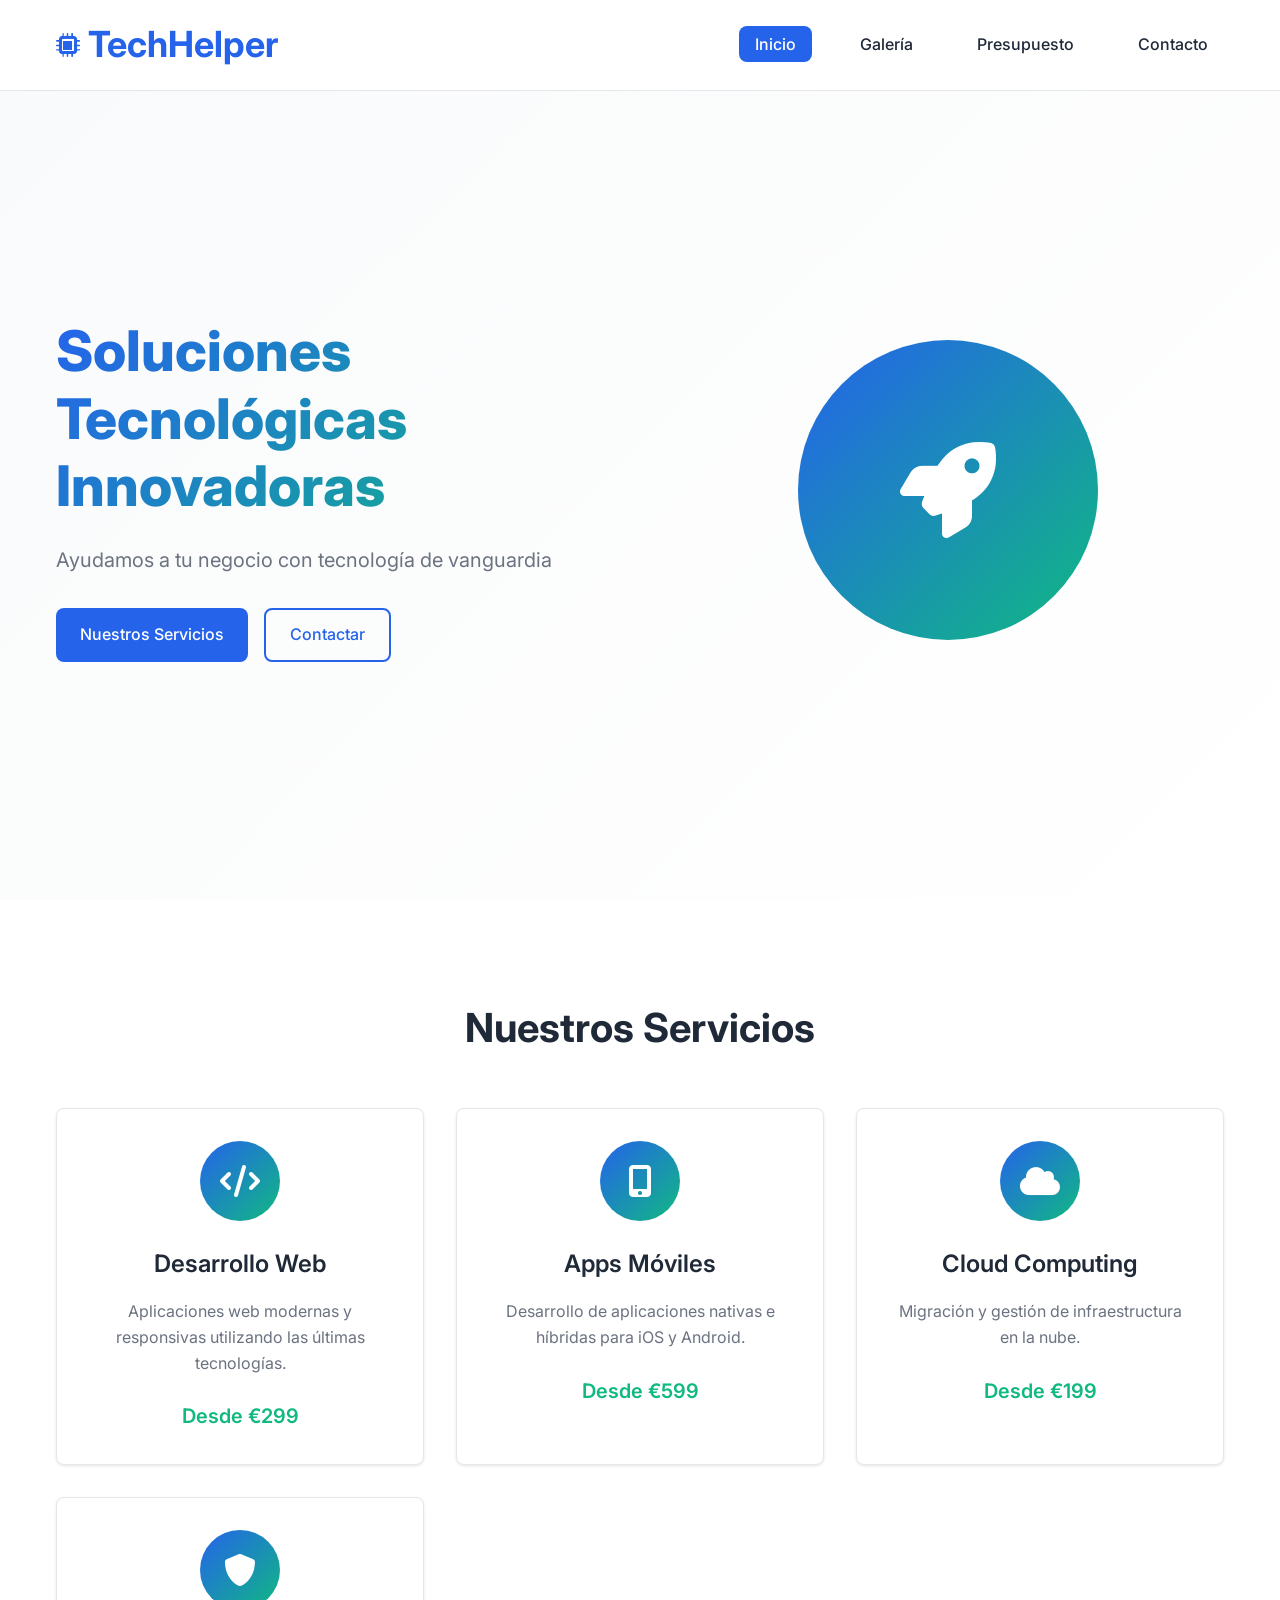
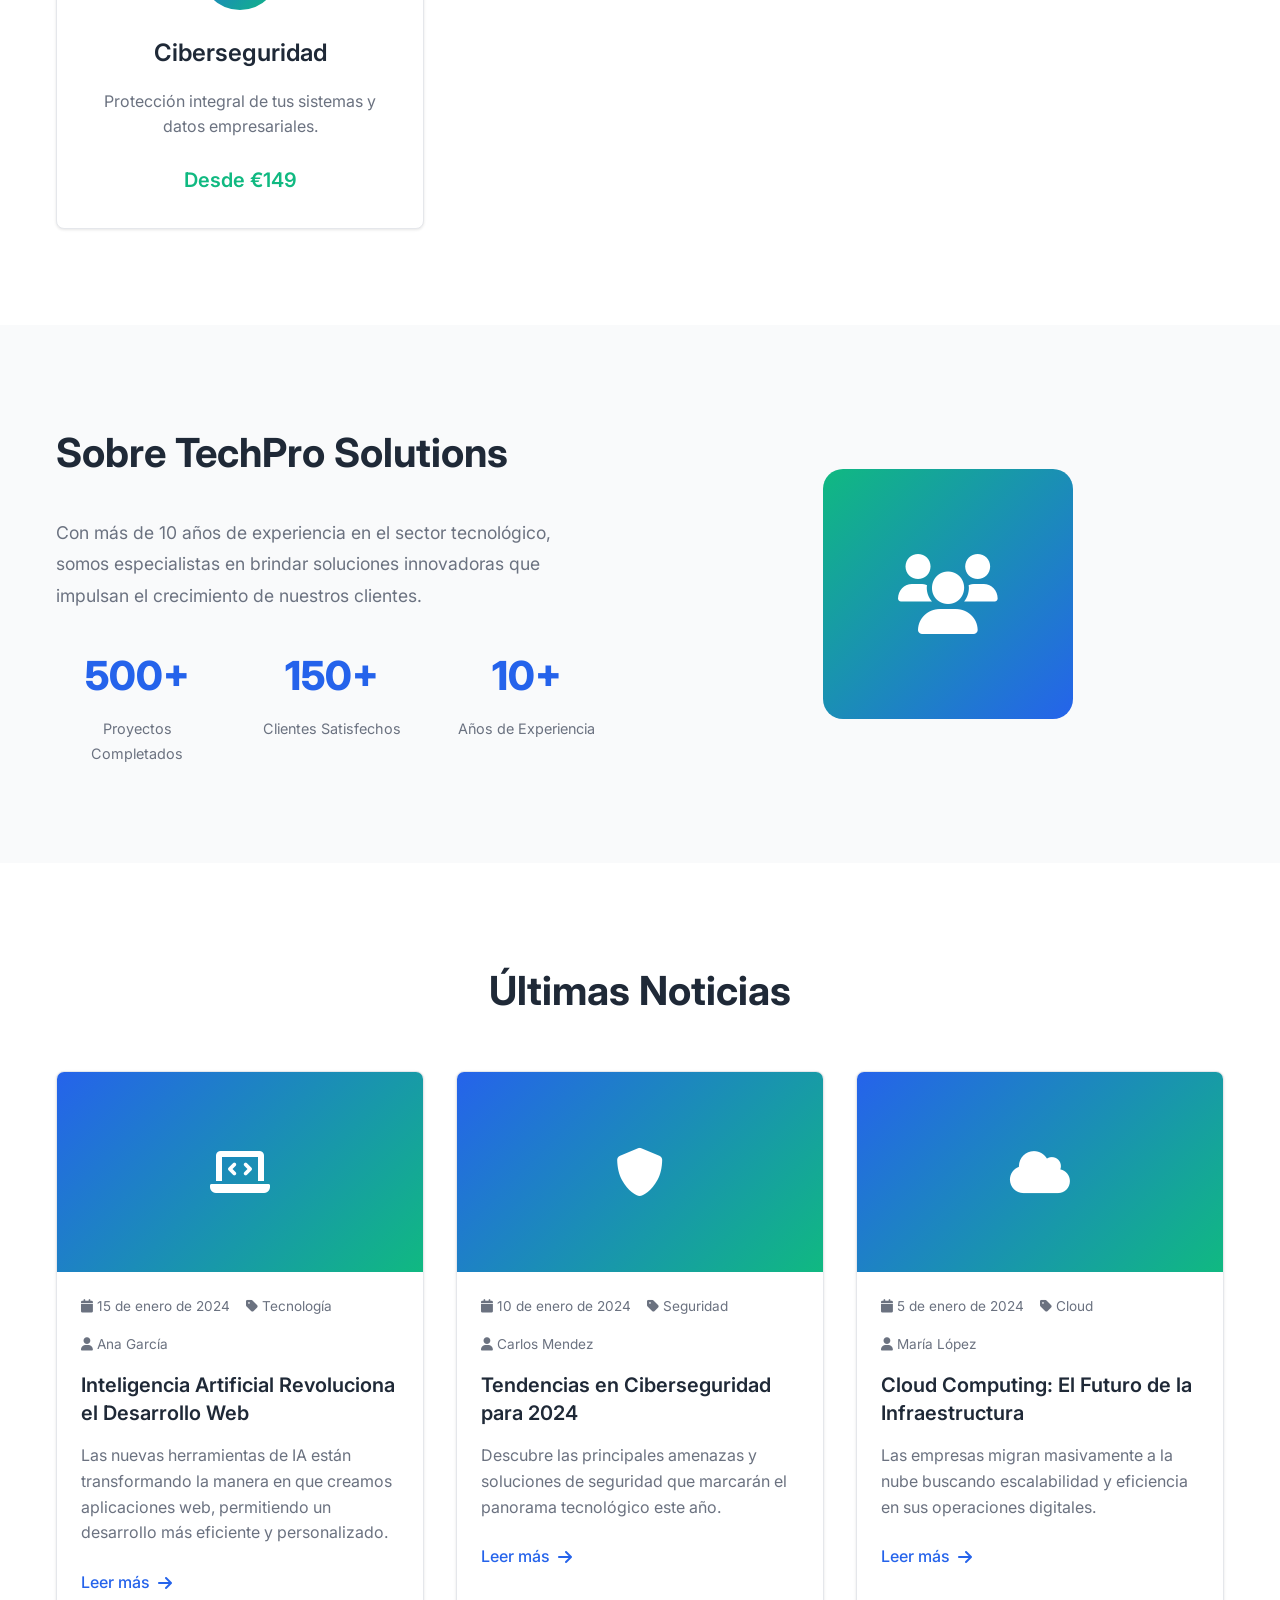
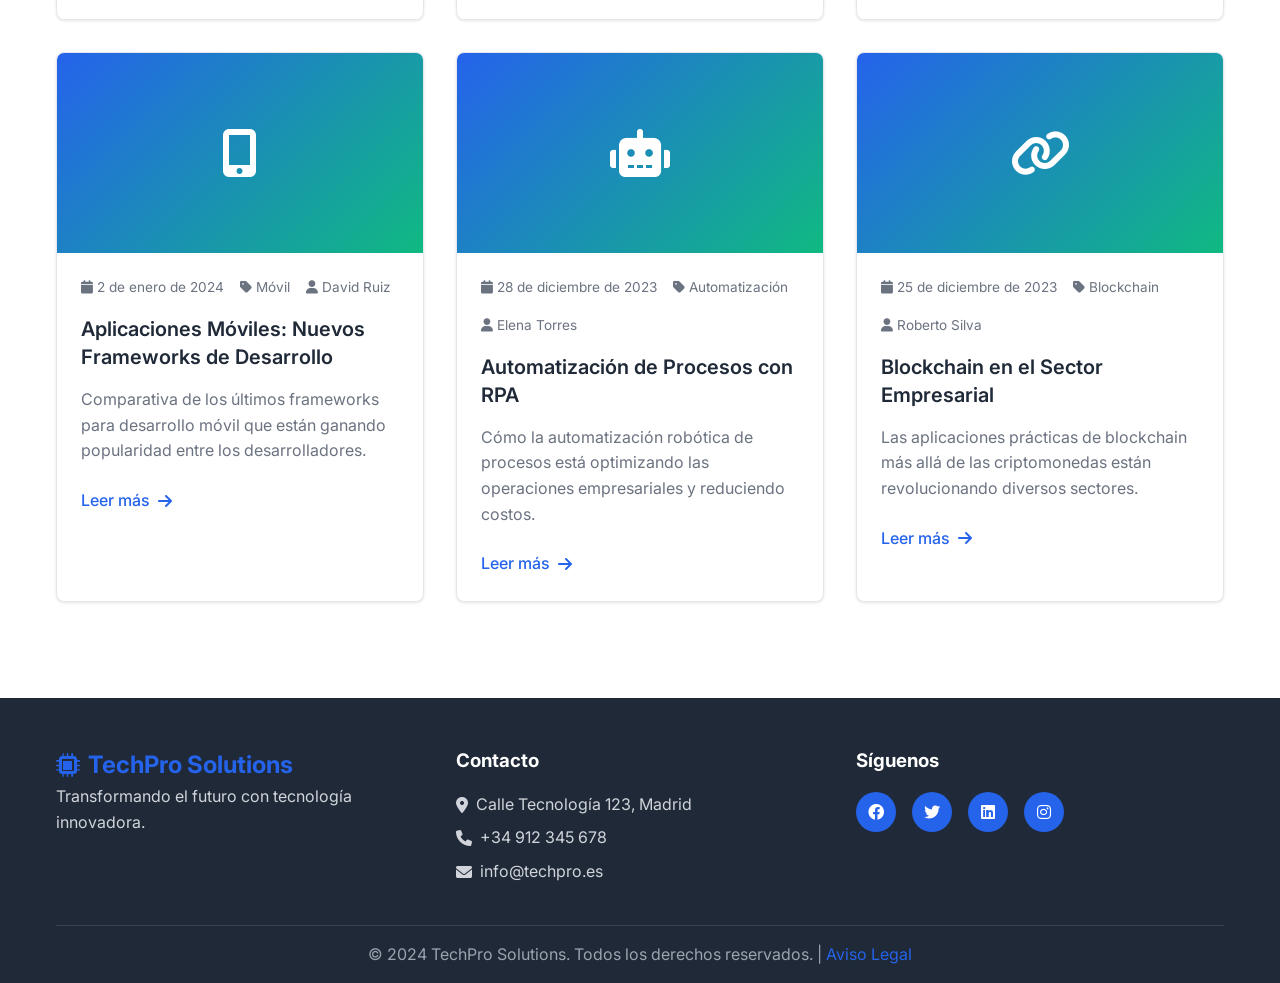
<file: index.html>
<!DOCTYPE html>
<html lang="es">
<head>
    <meta charset="UTF-8">
    <meta name="viewport" content="width=device-width, initial-scale=1.0">
    <title>TechPro Solutions - Inicio</title>
    <link rel="stylesheet" href="styles/main.css">
    <link href="https://fonts.googleapis.com/css2?family=Inter:wght@300;400;500;600;700&display=swap" rel="stylesheet">
    <link rel="stylesheet" href="https://cdnjs.cloudflare.com/ajax/libs/font-awesome/6.0.0/css/all.min.css">
</head>
<body>
    <!-- Header con navegación fija -->
    <header class="header">
        <nav class="navbar">
            <div class="nav-container">
                <div class="logo">
                    <i class="fas fa-microchip"></i>
                    <h1>TechHelper</h1>
                </div>
                <ul class="nav-menu">
                    <li><a href="index.html" class="nav-link active">Inicio</a></li>
                    <li><a href="html/gallery.html" class="nav-link">Galería</a></li>
                    <li><a href="html/budget.html" class="nav-link">Presupuesto</a></li>
                    <li><a href="html/contact.html" class="nav-link">Contacto</a></li>
                </ul>
                <div class="hamburger">
                    <span></span>
                    <span></span>
                    <span></span>
                </div>
            </div>
        </nav>
    </header>

    <main>
        <!-- Sección Hero -->
        <section class="hero">
            <div class="hero-content">
                <div>
                    <h1 class="hero-title">Soluciones Tecnológicas Innovadoras</h1>
                    <p class="hero-subtitle">Ayudamos a tu negocio con tecnología de vanguardia</p>
                    <div class="hero-buttons">
                        <a href="#servicios" class="btn btn-primary">Nuestros Servicios</a>
                        <a href="html/contact.html" class="btn btn-secondary">Contactar</a>
                    </div>
                </div>
                <div class="hero-image">
                    <div class="hero-graphic">
                        <i class="fas fa-rocket"></i>
                    </div>
                </div>
            </div>
        </section>

        <!-- servicios -->
        <section id="servicios" class="services">
            <div class="container">
                <h2 class="section-title">Nuestros Servicios</h2>
                <div class="services-grid">
                    <div class="service-card">
                        <div class="service-icon">
                            <i class="fas fa-code"></i>
                        </div>
                        <h3>Desarrollo Web</h3>
                        <p>Aplicaciones web modernas y responsivas utilizando las últimas tecnologías.</p>
                        <div class="service-price">Desde €299</div>
                    </div>
                    <div class="service-card">
                        <div class="service-icon">
                            <i class="fas fa-mobile-alt"></i>
                        </div>
                        <h3>Apps Móviles</h3>
                        <p>Desarrollo de aplicaciones nativas e híbridas para iOS y Android.</p>
                        <div class="service-price">Desde €599</div>
                    </div>
                    <div class="service-card">
                        <div class="service-icon">
                            <i class="fas fa-cloud"></i>
                        </div>
                        <h3>Cloud Computing</h3>
                        <p>Migración y gestión de infraestructura en la nube.</p>
                        <div class="service-price">Desde €199</div>
                    </div>
                    <div class="service-card">
                        <div class="service-icon">
                            <i class="fas fa-shield-alt"></i>
                        </div>
                        <h3>Ciberseguridad</h3>
                        <p>Protección integral de tus sistemas y datos empresariales.</p>
                        <div class="service-price">Desde €149</div>
                    </div>
                </div>
            </div>
        </section>

        <!-- sobre nssotros -->
        <section class="about">
            <div class="container">
                <div class="about-content">
                    <div class="about-text">
                        <h2 class="section-title">Sobre TechPro Solutions</h2>
                        <p>Con más de 10 años de experiencia en el sector tecnológico, somos especialistas en brindar soluciones innovadoras que impulsan el crecimiento de nuestros clientes.</p>
                        <div class="stats">
                            <div class="stat">
                                <span class="stat-number">500+</span>
                                <span class="stat-label">Proyectos Completados</span>
                            </div>
                            <div class="stat">
                                <span class="stat-number">150+</span>
                                <span class="stat-label">Clientes Satisfechos</span>
                            </div>
                            <div class="stat">
                                <span class="stat-number">10+</span>
                                <span class="stat-label">Años de Experiencia</span>
                            </div>
                        </div>
                    </div>
                    <div class="about-image">
                        <div class="about-graphic">
                            <i class="fas fa-users"></i>
                        </div>
                    </div>
                </div>
            </div>
        </section>

        <!-- seccion noticias -->
        <section class="news">
            <div class="container">
                <h2 class="section-title">Últimas Noticias</h2>
                <div id="news-container" class="news-grid">
                   
                </div>
            </div>
        </section>
    </main>

    <!-- Footer -->
    <footer class="footer">
        <div class="container">
            <div class="footer-content">
                <div class="footer-section">
                    <div class="logo">
                        <i class="fas fa-microchip"></i>
                        <span>TechPro Solutions</span>
                    </div>
                    <p>Transformando el futuro con tecnología innovadora.</p>
                </div>
                <div class="footer-section">
                    <h3>Contacto</h3>
                    <p><i class="fas fa-map-marker-alt"></i> Calle Tecnología 123, Madrid</p>
                    <p><i class="fas fa-phone"></i> +34 912 345 678</p>
                    <p><i class="fas fa-envelope"></i> info@techpro.es</p>
                </div>
                <div class="footer-section">
                    <h3>Síguenos</h3>
                    <div class="social-links">
                        <a href="#"><i class="fab fa-facebook"></i></a>
                        <a href="#"><i class="fab fa-twitter"></i></a>
                        <a href="#"><i class="fab fa-linkedin"></i></a>
                        <a href="#"><i class="fab fa-instagram"></i></a>
                    </div>
                </div>
            </div>
            <div class="footer-bottom">
                <p>&copy; 2024 TechPro Solutions. Todos los derechos reservados. | <a href="#">Aviso Legal</a></p>
            </div>
        </div>
    </footer>

    <script src="js/main.js"></script>
    <script src="js/news.js"></script>
</body>
</html>
</file>
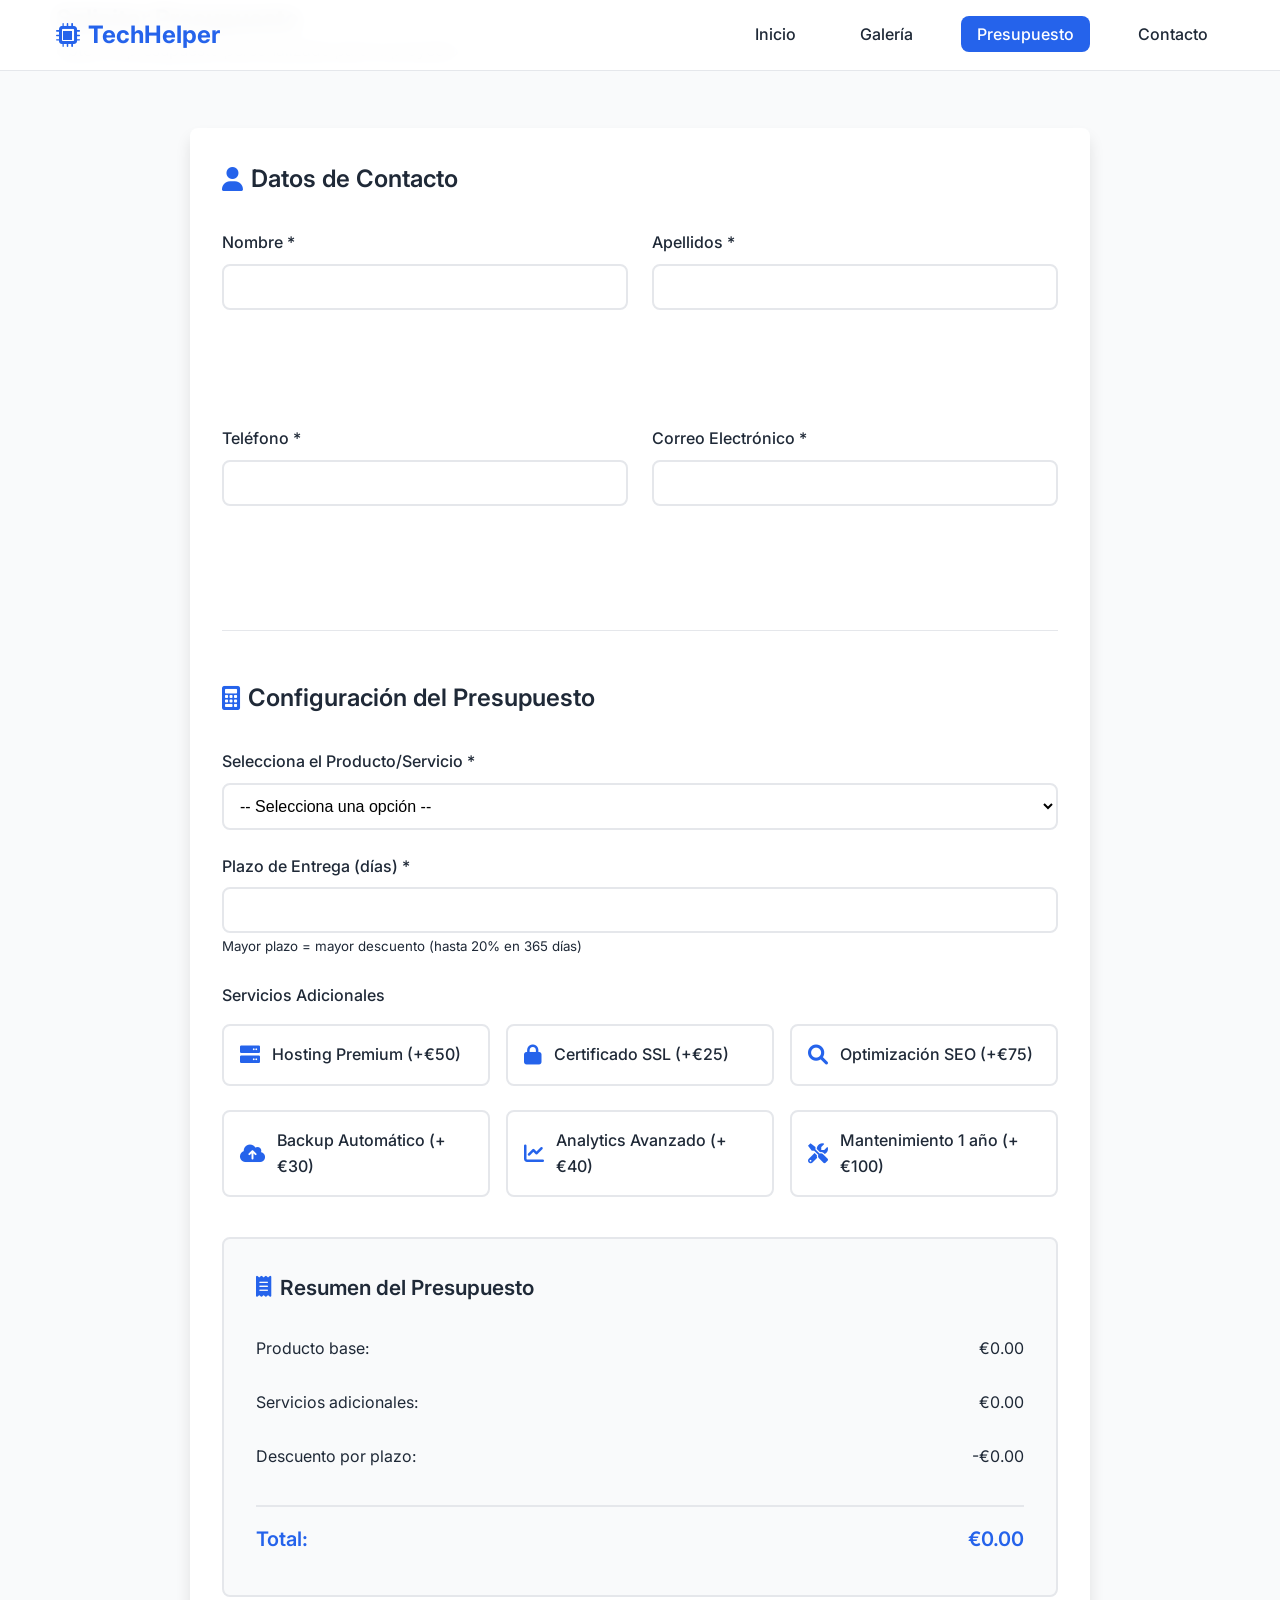
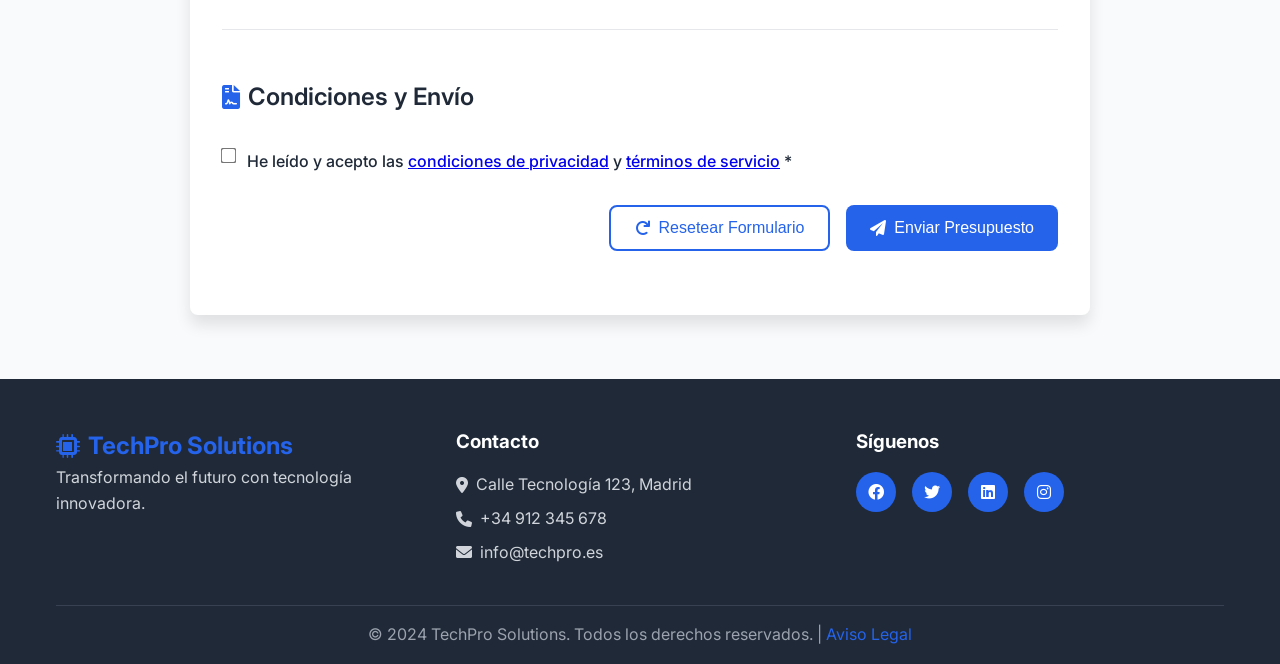
<file: html/budget.html>
<!DOCTYPE html>
<html lang="es">
<head>
    <meta charset="UTF-8">
    <meta name="viewport" content="width=device-width, initial-scale=1.0">
    <title>TechPro Solutions - Presupuesto</title>
    <link rel="stylesheet" href="../styles/main.css">
    <link rel="stylesheet" href="../styles/budget.css">
    <link href="https://fonts.googleapis.com/css2?family=Inter:wght@300;400;500;600;700&display=swap" rel="stylesheet">
    <link rel="stylesheet" href="https://cdnjs.cloudflare.com/ajax/libs/font-awesome/6.0.0/css/all.min.css">
</head>
<body>
    <!-- header con navegación fija -->
    <header class="header">
        <nav class="navbar">
            <div class="nav-container">
                <div class="logo">
                    <i class="fas fa-microchip"></i>
                    <span>TechHelper</span>
                </div>
                <ul class="nav-menu">
                    <li><a href="../index.html" class="nav-link">Inicio</a></li>
                    <li><a href="gallery.html" class="nav-link">Galería</a></li>
                    <li><a href="budget.html" class="nav-link active">Presupuesto</a></li>
                    <li><a href="contact.html" class="nav-link">Contacto</a></li>
                </ul>
                   <div class="hamburger">
                    <span></span>
                    <span></span>
                    <span></span>
                </div>
            </div>
        </nav>
    </header>

    <main>
        <section class="page-header">
            <div class="container">
                <h1>Solicitar Presupuesto</h1>
                <p>Obtén un presupuesto personalizado para tu proyecto</p>
            </div>
        </section>

        <section class="budget-section">
            <div class="container">
                <form id="budget-form" class="budget-form">
                    <!-- Datos de Contacto -->
                    <div class="form-section">
                        <h2><i class="fas fa-user"></i> Datos de Contacto</h2>
                        <div class="form-grid">
                            <div class="form-group">
                                <label for="nombre">Nombre *</label>
                                <input type="text" id="nombre" name="nombre" required maxlength="15">
                                <span class="error-message" id="nombre-error"></span>
                            </div>
                            <div class="form-group">
                                <label for="apellidos">Apellidos *</label>
                                <input type="text" id="apellidos" name="apellidos" required maxlength="40">
                                <span class="error-message" id="apellidos-error"></span>
                            </div>
                            <div class="form-group">
                                <label for="telefono">Teléfono *</label>
                                <input type="tel" id="telefono" name="telefono" required maxlength="9">
                                <span class="error-message" id="telefono-error"></span>
                            </div>
                            <div class="form-group">
                                <label for="email">Correo Electrónico *</label>
                                <input type="email" id="email" name="email" required>
                                <span class="error-message" id="email-error"></span>
                            </div>
                        </div>
                    </div>

                    <!-- Presupuesto -->
                    <div class="form-section">
                        <h2><i class="fas fa-calculator"></i> Configuración del Presupuesto</h2>
                        
                        <!-- Selección de Producto -->
                        <div class="form-group">
                            <label for="producto">Selecciona el Producto/Servicio *</label>
                            <select id="producto" name="producto" required>
                                <option value="">-- Selecciona una opción --</option>
                                <option value="web" data-price="299">Desarrollo Web - €299</option>
                                <option value="mobile" data-price="599">Aplicación Móvil - €599</option>
                                <option value="cloud" data-price="199">Servicios Cloud - €199</option>
                                <option value="security" data-price="149">Ciberseguridad - €149</option>
                            </select>
                        </div>

                        <!-- Plazo de Entrega -->
                        <div class="form-group">
                            <label for="plazo">Plazo de Entrega (días) *</label>
                            <input type="number" id="plazo" name="plazo" min="1" max="365" required>
                            <small>Mayor plazo = mayor descuento (hasta 20% en 365 días)</small>
                        </div>

                        <!-- Extras -->
                        <div class="form-group">
                            <label>Servicios Adicionales</label>
                            <div class="extras-grid">
                                <div class="extra-item">
                                    <input type="checkbox" id="hosting" name="extras" value="hosting" data-price="50">
                                    <label for="hosting">
                                        <i class="fas fa-server"></i>
                                        Hosting Premium (+€50)
                                    </label>
                                </div>
                                <div class="extra-item">
                                    <input type="checkbox" id="ssl" name="extras" value="ssl" data-price="25">
                                    <label for="ssl">
                                        <i class="fas fa-lock"></i>
                                        Certificado SSL (+€25)
                                    </label>
                                </div>
                                <div class="extra-item">
                                    <input type="checkbox" id="seo" name="extras" value="seo" data-price="75">
                                    <label for="seo">
                                        <i class="fas fa-search"></i>
                                        Optimización SEO (+€75)
                                    </label>
                                </div>
                                <div class="extra-item">
                                    <input type="checkbox" id="backup" name="extras" value="backup" data-price="30">
                                    <label for="backup">
                                        <i class="fas fa-cloud-upload-alt"></i>
                                        Backup Automático (+€30)
                                    </label>
                                </div>
                                <div class="extra-item">
                                    <input type="checkbox" id="analytics" name="extras" value="analytics" data-price="40">
                                    <label for="analytics">
                                        <i class="fas fa-chart-line"></i>
                                        Analytics Avanzado (+€40)
                                    </label>
                                </div>
                                <div class="extra-item">
                                    <input type="checkbox" id="maintenance" name="extras" value="maintenance" data-price="100">
                                    <label for="maintenance">
                                        <i class="fas fa-tools"></i>
                                        Mantenimiento 1 año (+€100)
                                    </label>
                                </div>
                            </div>
                        </div>

                        <!-- Resumen del Presupuesto -->
                        <div class="budget-summary">
                            <h3><i class="fas fa-receipt"></i> Resumen del Presupuesto</h3>
                            <div class="summary-details">
                                <div class="summary-row">
                                    <span>Producto base:</span>
                                    <span id="base-price">€0</span>
                                </div>
                                <div class="summary-row">
                                    <span>Servicios adicionales:</span>
                                    <span id="extras-price">€0</span>
                                </div>
                                <div class="summary-row">
                                    <span>Descuento por plazo:</span>
                                    <span id="discount-amount">€0</span>
                                </div>
                                <div class="summary-row total">
                                    <span>Total:</span>
                                    <span id="total-price">€0</span>
                                </div>
                            </div>
                        </div>
                    </div>

                    <!-- Condiciones y Envío -->
                    <div class="form-section">
                        <h2><i class="fas fa-file-contract"></i> Condiciones y Envío</h2>
                        
                        <div class="form-group">
                            <div class="checkbox-group">
                                <input type="checkbox" id="conditions" name="conditions" required>
                                <label for="conditions">
                                    He leído y acepto las <a href="#" target="_blank">condiciones de privacidad</a> y <a href="#" target="_blank">términos de servicio</a> *
                                </label>
                            </div>
                        </div>

                        <div class="form-actions">
                            <button type="button" id="reset-btn" class="btn btn-secondary">
                                <i class="fas fa-redo"></i> Resetear Formulario
                            </button>
                            <button type="submit" id="submit-btn" class="btn btn-primary">
                                <i class="fas fa-paper-plane"></i> Enviar Presupuesto
                            </button>
                        </div>
                    </div>
                </form>
            </div>
        </section>
    </main>

    <!-- Modal de confirmación -->
    <div id="success-modal" class="modal">
        <div class="modal-content">
            <span class="close" onclick="closeSuccessModal()">&times;</span>
            <div class="success-content">
                <i class="fas fa-check-circle"></i>
                <h2>¡Solicitud Recibida!</h2>
                <p>Hemos recibido tu solicitud de presupuesto. Te contactaremos pronto con toda la información detallada.</p>
                <div id="budget-details"></div>
                <button onclick="closeSuccessModal()" class="btn btn-primary">Cerrar</button>
            </div>
        </div>
    </div>

    <!-- Footer -->
    <footer class="footer">
        <div class="container">
            <div class="footer-content">
                <div class="footer-section">
                    <div class="logo">
                        <i class="fas fa-microchip"></i>
                        <span>TechPro Solutions</span>
                    </div>
                    <p>Transformando el futuro con tecnología innovadora.</p>
                </div>
                <div class="footer-section">
                    <h3>Contacto</h3>
                    <p><i class="fas fa-map-marker-alt"></i> Calle Tecnología 123, Madrid</p>
                    <p><i class="fas fa-phone"></i> +34 912 345 678</p>
                    <p><i class="fas fa-envelope"></i> info@techpro.es</p>
                </div>
                <div class="footer-section">
                    <h3>Síguenos</h3>
                    <div class="social-links">
                        <a href="#"><i class="fab fa-facebook"></i></a>
                        <a href="#"><i class="fab fa-twitter"></i></a>
                        <a href="#"><i class="fab fa-linkedin"></i></a>
                        <a href="#"><i class="fab fa-instagram"></i></a>
                    </div>
                </div>
            </div>
            <div class="footer-bottom">
                <p>&copy; 2024 TechPro Solutions. Todos los derechos reservados. | <a href="#">Aviso Legal</a></p>
            </div>
        </div>
    </footer>

    <script src="../js/main.js"></script>
    <script src="../js/budget.js"></script>
</body>
</html>
</file>
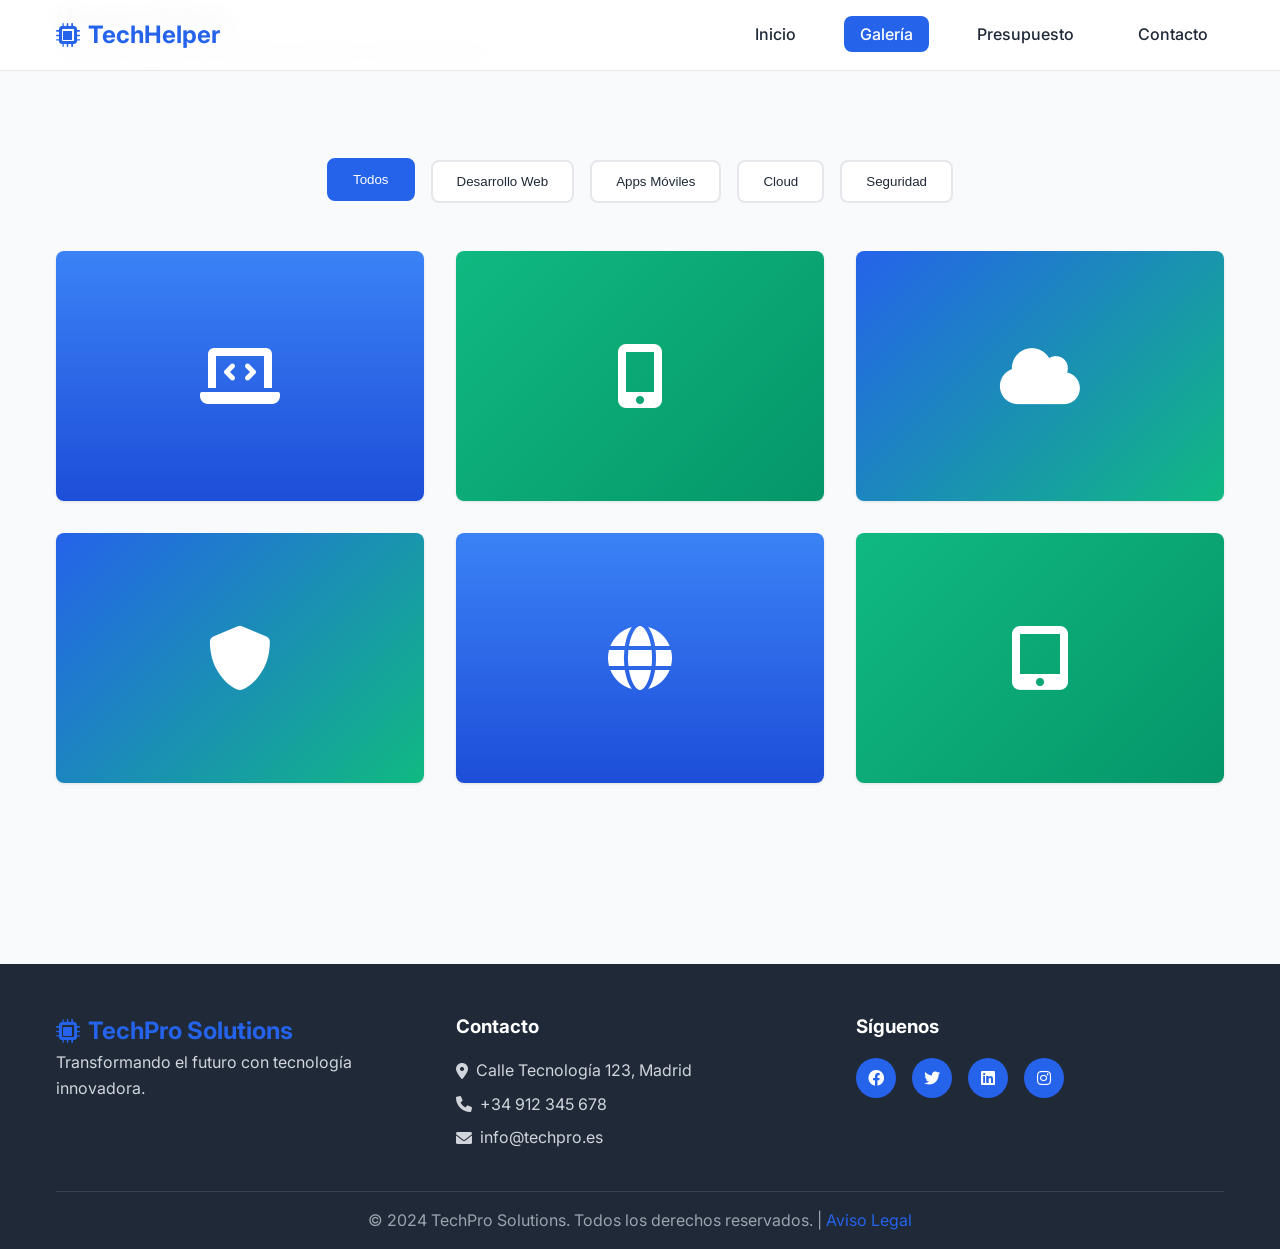
<file: html/gallery.html>
<!DOCTYPE html>
<html lang="es">
<head>
    <meta charset="UTF-8">
    <meta name="viewport" content="width=device-width, initial-scale=1.0">
    <title>TechPro Solutions - Galería</title>
    <link rel="stylesheet" href="../styles/main.css">
    <link rel="stylesheet" href="../styles/gallery.css">
    <link href="https://fonts.googleapis.com/css2?family=Inter:wght@300;400;500;600;700&display=swap" rel="stylesheet">
    <link rel="stylesheet" href="https://cdnjs.cloudflare.com/ajax/libs/font-awesome/6.0.0/css/all.min.css">
</head>
<body>
    <!-- Header con navegación fija -->
    <header class="header">
        <nav class="navbar">
            <div class="nav-container">
                <div class="logo">
                    <i class="fas fa-microchip"></i>
                    <span>TechHelper</span>
                </div>
                <ul class="nav-menu">
                    <li><a href="../index.html" class="nav-link">Inicio</a></li>
                    <li><a href="gallery.html" class="nav-link active">Galería</a></li>
                    <li><a href="budget.html" class="nav-link">Presupuesto</a></li>
                    <li><a href="contact.html" class="nav-link">Contacto</a></li>
                </ul>
                <div class="hamburger">
                    <span></span>
                    <span></span>
                    <span></span>
                </div>
            </div>
        </nav>
    </header>

    <main>
        <section class="page-header">
            <div class="container">
                <h1>Nuestra Galería</h1>
                <p>Descubre algunos de nuestros proyectos más destacados</p>
            </div>
        </section>

        <section class="gallery-section">
            <div class="container">
                <!-- Filtros de galería -->
                <div class="gallery-filters">
                    <button class="filter-btn active" data-filter="all">Todos</button>
                    <button class="filter-btn" data-filter="web">Desarrollo Web</button>
                    <button class="filter-btn" data-filter="mobile">Apps Móviles</button>
                    <button class="filter-btn" data-filter="cloud">Cloud</button>
                    <button class="filter-btn" data-filter="security">Seguridad</button>
                </div>

                <!-- Grid de galería -->
                <div class="gallery-grid" id="gallery-grid">
                    <!-- Proyecto 1 -->
                    <div class="gallery-item" data-category="web">
                        <div class="gallery-image">
                            <div class="project-placeholder web-project">
                                <i class="fas fa-laptop-code"></i>
                            </div>
                            <div class="gallery-overlay">
                                <div class="gallery-content">
                                    <h3>E-commerce Moderno</h3>
                                    <p>Plataforma de comercio electrónico responsive</p>
                                    <button class="view-btn" onclick="openModal('modal1')">
                                        <i class="fas fa-eye"></i> Ver Detalles
                                    </button>
                                </div>
                            </div>
                        </div>
                    </div>

                    <!-- Proyecto 2 -->
                    <div class="gallery-item" data-category="mobile">
                        <div class="gallery-image">
                            <div class="project-placeholder mobile-project">
                                <i class="fas fa-mobile-alt"></i>
                            </div>
                            <div class="gallery-overlay">
                                <div class="gallery-content">
                                    <h3>App de Delivery</h3>
                                    <p>Aplicación móvil para pedidos a domicilio</p>
                                    <button class="view-btn" onclick="openModal('modal2')">
                                        <i class="fas fa-eye"></i> Ver Detalles
                                    </button>
                                </div>
                            </div>
                        </div>
                    </div>

                    <!-- Proyecto 3 -->
                    <div class="gallery-item" data-category="cloud">
                        <div class="gallery-image">
                            <div class="project-placeholder cloud-project">
                                <i class="fas fa-cloud"></i>
                            </div>
                            <div class="gallery-overlay">
                                <div class="gallery-content">
                                    <h3>Migración a AWS</h3>
                                    <p>Infraestructura escalable en la nube</p>
                                    <button class="view-btn" onclick="openModal('modal3')">
                                        <i class="fas fa-eye"></i> Ver Detalles
                                    </button>
                                </div>
                            </div>
                        </div>
                    </div>

                    <!-- Proyecto 4 -->
                    <div class="gallery-item" data-category="security">
                        <div class="gallery-image">
                            <div class="project-placeholder security-project">
                                <i class="fas fa-shield-alt"></i>
                            </div>
                            <div class="gallery-overlay">
                                <div class="gallery-content">
                                    <h3>Sistema de Seguridad</h3>
                                    <p>Implementación de ciberseguridad avanzada</p>
                                    <button class="view-btn" onclick="openModal('modal4')">
                                        <i class="fas fa-eye"></i> Ver Detalles
                                    </button>
                                </div>
                            </div>
                        </div>
                    </div>

                    <!-- Proyecto 5 -->
                    <div class="gallery-item" data-category="web">
                        <div class="gallery-image">
                            <div class="project-placeholder web-project">
                                <i class="fas fa-globe"></i>
                            </div>
                            <div class="gallery-overlay">
                                <div class="gallery-content">
                                    <h3>Portal Corporativo</h3>
                                    <p>Sitio web empresarial con CMS integrado</p>
                                    <button class="view-btn" onclick="openModal('modal5')">
                                        <i class="fas fa-eye"></i> Ver Detalles
                                    </button>
                                </div>
                            </div>
                        </div>
                    </div>

                    <!-- Proyecto 6 -->
                    <div class="gallery-item" data-category="mobile">
                        <div class="gallery-image">
                            <div class="project-placeholder mobile-project">
                                <i class="fas fa-tablet-alt"></i>
                            </div>
                            <div class="gallery-overlay">
                                <div class="gallery-content">
                                    <h3>App de Gestión</h3>
                                    <p>Herramienta de productividad empresarial</p>
                                    <button class="view-btn" onclick="openModal('modal6')">
                                        <i class="fas fa-eye"></i> Ver Detalles
                                    </button>
                                </div>
                            </div>
                        </div>
                    </div>
                </div>
            </div>
        </section>
    </main>

    <!-- Modales para detalles de proyectos -->
    <div id="modal1" class="modal">
        <div class="modal-content">
            <span class="close" onclick="closeModal('modal1')">&times;</span>
            <h2>E-commerce Moderno</h2>
            <div class="modal-body">
                <div class="project-placeholder web-project large">
                    <i class="fas fa-laptop-code"></i>
                </div>
                <div class="project-details">
                    <h3>Descripción del Proyecto</h3>
                    <p>Desarrollo completo de una plataforma de comercio electrónico responsive con sistema de pagos integrado, gestión de inventario y panel de administración.</p>
                    <h4>Tecnologías Utilizadas:</h4>
                    <ul>
                        <li>React.js</li>
                        <li>Node.js</li>
                        <li>MongoDB</li>
                        <li>Stripe API</li>
                    </ul>
                    <h4>Características:</h4>
                    <ul>
                        <li>Diseño responsive</li>
                        <li>Carrito de compras avanzado</li>
                        <li>Sistema de reseñas</li>
                        <li>Panel de administración</li>
                    </ul>
                </div>
            </div>
        </div>
    </div>

    <!-- Modal 2 -->
    <div id="modal2" class="modal">
        <div class="modal-content">
            <span class="close" onclick="closeModal('modal2')">&times;</span>
            <h2>App de Delivery</h2>
            <div class="modal-body">
                <div class="project-placeholder mobile-project large">
                    <i class="fas fa-mobile-alt"></i>
                </div>
                <div class="project-details">
                    <h3>Descripción del Proyecto</h3>
                    <p>Aplicación móvil nativa para pedidos a domicilio con seguimiento en tiempo real y sistema de calificaciones.</p>
                    <h4>Tecnologías Utilizadas:</h4>
                    <ul>
                        <li>React Native</li>
                        <li>Firebase</li>
                        <li>Google Maps API</li>
                        <li>Push Notifications</li>
                    </ul>
                </div>
            </div>
        </div>
    </div>

    <!-- Modal 3 -->
    <div id="modal3" class="modal">
        <div class="modal-content">
            <span class="close" onclick="closeModal('modal3')">&times;</span>
            <h2>Migración a AWS</h2>
            <div class="modal-body">
                <div class="project-placeholder cloud-project large">
                    <i class="fas fa-cloud"></i>
                </div>
                <div class="project-details">
                    <h3>Descripción del Proyecto</h3>
                    <p>Migración completa de infraestructura legacy a AWS con implementación de microservicios y CI/CD.</p>
                    <h4>Servicios AWS Utilizados:</h4>
                    <ul>
                        <li>EC2 y ECS</li>
                        <li>RDS y DynamoDB</li>
                        <li>Lambda Functions</li>
                        <li>CloudFormation</li>
                    </ul>
                </div>
            </div>
        </div>
    </div>

    <!-- Modales adicionales -->
    <div id="modal4" class="modal">
        <div class="modal-content">
            <span class="close" onclick="closeModal('modal4')">&times;</span>
            <h2>Sistema de Seguridad</h2>
            <div class="modal-body">
                <div class="project-placeholder security-project large">
                    <i class="fas fa-shield-alt"></i>
                </div>
                <div class="project-details">
                    <h3>Descripción del Proyecto</h3>
                    <p>Implementación de un sistema integral de ciberseguridad con monitoreo 24/7 y respuesta automática a amenazas.</p>
                </div>
            </div>
        </div>
    </div>

    <div id="modal5" class="modal">
        <div class="modal-content">
            <span class="close" onclick="closeModal('modal5')">&times;</span>
            <h2>Portal Corporativo</h2>
            <div class="modal-body">
                <div class="project-placeholder web-project large">
                    <i class="fas fa-globe"></i>
                </div>
                <div class="project-details">
                    <h3>Descripción del Proyecto</h3>
                    <p>Desarrollo de portal web corporativo con sistema de gestión de contenidos y área de empleados.</p>
                </div>
            </div>
        </div>
    </div>

    <div id="modal6" class="modal">
        <div class="modal-content">
            <span class="close" onclick="closeModal('modal6')">&times;</span>
            <h2>App de Gestión</h2>
            <div class="modal-body">
                <div class="project-placeholder mobile-project large">
                    <i class="fas fa-tablet-alt"></i>
                </div>
                <div class="project-details">
                    <h3>Descripción del Proyecto</h3>
                    <p>Aplicación de gestión empresarial para optimizar procesos internos y mejorar la productividad del equipo.</p>
                </div>
            </div>
        </div>
    </div>

    <!-- Footer -->
    <footer class="footer">
        <div class="container">
            <div class="footer-content">
                <div class="footer-section">
                    <div class="logo">
                        <i class="fas fa-microchip"></i>
                        <span>TechPro Solutions</span>
                    </div>
                    <p>Transformando el futuro con tecnología innovadora.</p>
                </div>
                <div class="footer-section">
                    <h3>Contacto</h3>
                    <p><i class="fas fa-map-marker-alt"></i> Calle Tecnología 123, Madrid</p>
                    <p><i class="fas fa-phone"></i> +34 912 345 678</p>
                    <p><i class="fas fa-envelope"></i> info@techpro.es</p>
                </div>
                <div class="footer-section">
                    <h3>Síguenos</h3>
                    <div class="social-links">
                        <a href="#"><i class="fab fa-facebook"></i></a>
                        <a href="#"><i class="fab fa-twitter"></i></a>
                        <a href="#"><i class="fab fa-linkedin"></i></a>
                        <a href="#"><i class="fab fa-instagram"></i></a>
                    </div>
                </div>
            </div>
            <div class="footer-bottom">
                <p>&copy; 2024 TechPro Solutions. Todos los derechos reservados. | <a href="#">Aviso Legal</a></p>
            </div>
        </div>
    </footer>

    <script src="../js/main.js"></script>
    <script src="../js/gallery.js"></script>
</body>
</html>
</file>
<file: styles/main.css>
:root {
    --primary-color: #2563eb;
    --accent-color: #10b981;
    --text-color: #1f2937;
    --text-light: #6b7280;
    --bg-light: #f9fafb;
    --white: #ffffff;
    --border-color: #e5e7eb;
    --border-radius: 8px;
    --shadow: 0 1px 3px rgba(0, 0, 0, 0.1);
    --shadow-lg: 0 10px 15px rgba(0, 0, 0, 0.1);
    --transition: all 0.3s ease;
}

* {
    margin: 0;
    padding: 0;
    box-sizing: border-box;
}

body {
    font-family: 'Inter', -apple-system, BlinkMacSystemFont, 'Segoe UI', Roboto, sans-serif;
    line-height: 1.6;
    color: var(--text-color);
    background: var(--white);
}

.container {
    max-width: 1200px;
    margin: 0 auto;
    padding: 0 1rem;
}

/* Header y navegación */
.header {
    position: fixed;
    top: 0;
    left: 0;
    right: 0;
    background: rgba(255, 255, 255, 0.95);
    backdrop-filter: blur(10px);
    border-bottom: 1px solid var(--border-color);
    z-index: 1000;
    transition: var(--transition);
}

.navbar {
    padding: 1rem 0;
}

.nav-container {
    display: flex;
    justify-content: space-between;
    align-items: center;
    max-width: 1200px;
    margin: 0 auto;
    padding: 0 1rem;
}

.logo {
    display: flex;
    align-items: center;
    gap: 0.5rem;
    font-size: 1.5rem;
    font-weight: 700;
    color: var(--primary-color);
    text-decoration: none;
}

.nav-menu {
    display: flex;
    list-style: none;
    gap: 2rem;
}

.nav-link {
    text-decoration: none;
    color: var(--text-color);
    font-weight: 500;
    padding: 0.5rem 1rem;
    border-radius: var(--border-radius);
    transition: var(--transition);
}

.nav-link:hover,
.nav-link.active {
    background: var(--primary-color);
    color: var(--white);
}

/* Hamburger menu */
.hamburger {
    display: none;
    flex-direction: column;
    cursor: pointer;
    gap: 3px;
}

.hamburger span {
    width: 25px;
    height: 3px;
    background: var(--text-color);
    transition: var(--transition);
}

.hamburger.active span:nth-child(1) {
    transform: rotate(45deg) translate(5px, 5px);
}

.hamburger.active span:nth-child(2) {
    opacity: 0;
}

.hamburger.active span:nth-child(3) {
    transform: rotate(-45deg) translate(7px, -6px);
}

/* Botones */
.btn {
    display: inline-flex;
    align-items: center;
    gap: 0.5rem;
    padding: 0.75rem 1.5rem;
    border: none;
    border-radius: var(--border-radius);
    font-size: 1rem;
    font-weight: 500;
    text-decoration: none;
    cursor: pointer;
    transition: var(--transition);
}

.btn-primary {
    background: var(--primary-color);
    color: var(--white);
}

.btn-primary:hover {
    background: #1d4ed8;
    transform: translateY(-2px);
}

.btn-secondary {
    background: transparent;
    color: var(--primary-color);
    border: 2px solid var(--primary-color);
}

.btn-secondary:hover {
    background: var(--primary-color);
    color: var(--white);
}

/* Secciones principales */
.section-title {
    font-size: 2.5rem;
    font-weight: 700;
    text-align: center;
    margin-bottom: 3rem;
    color: var(--text-color);
}

/* Hero section */
.hero {
    min-height: 100vh;
    display: flex;
    align-items: center;
    background: linear-gradient(135deg, var(--bg-light) 0%, var(--white) 100%);
    padding-top: 80px;
}

.hero-content {
    max-width: 1200px;
    margin: 0 auto;
    padding: 0 1rem;
    display: grid;
    grid-template-columns: 1fr 1fr;
    gap: 4rem;
    align-items: center;
}

.hero-title {
    font-size: 3.5rem;
    font-weight: 800;
    line-height: 1.2;
    margin-bottom: 1.5rem;
    background: linear-gradient(135deg, var(--primary-color), var(--accent-color));
    -webkit-background-clip: text;
    -webkit-text-fill-color: transparent;
    background-clip: text;
}

.hero-subtitle {
    font-size: 1.25rem;
    color: var(--text-light);
    margin-bottom: 2rem;
    line-height: 1.6;
}

.hero-buttons {
    display: flex;
    gap: 1rem;
    flex-wrap: wrap;
}

.hero-image {
    display: flex;
    justify-content: center;
    align-items: center;
}

.hero-graphic {
    width: 300px;
    height: 300px;
    background: linear-gradient(135deg, var(--primary-color), var(--accent-color));
    border-radius: 50%;
    display: flex;
    align-items: center;
    justify-content: center;
    animation: float 6s ease-in-out infinite;
}

.hero-graphic i {
    font-size: 6rem;
    color: var(--white);
}

@keyframes float {
    0%, 100% { transform: translateY(0px); }
    50% { transform: translateY(-20px); }
}

/* Servicios */
.services {
    padding: 6rem 0;
    background: var(--white);
}

.services-grid {
    display: grid;
    grid-template-columns: repeat(auto-fit, minmax(280px, 1fr));
    gap: 2rem;
    margin-top: 3rem;
}

.service-card {
    background: var(--white);
    padding: 2rem;
    border-radius: var(--border-radius);
    box-shadow: var(--shadow);
    text-align: center;
    transition: var(--transition);
    border: 1px solid var(--border-color);
}

.service-card:hover {
    transform: translateY(-8px);
    box-shadow: var(--shadow-lg);
}

.service-icon {
    width: 80px;
    height: 80px;
    background: linear-gradient(135deg, var(--primary-color), var(--accent-color));
    border-radius: 50%;
    display: flex;
    align-items: center;
    justify-content: center;
    margin: 0 auto 1.5rem;
}

.service-icon i {
    font-size: 2rem;
    color: var(--white);
}

.service-card h3 {
    font-size: 1.5rem;
    font-weight: 600;
    margin-bottom: 1rem;
    color: var(--text-color);
}

.service-card p {
    color: var(--text-light);
    margin-bottom: 1.5rem;
    line-height: 1.6;
}

.service-price {
    font-size: 1.25rem;
    font-weight: 600;
    color: var(--accent-color);
}

/* About section */
.about {
    padding: 6rem 0;
    background: var(--bg-light);
}

.about-content {
    display: grid;
    grid-template-columns: 1fr 1fr;
    gap: 4rem;
    align-items: center;
}

.about-text h2 {
    font-size: 2.5rem;
    font-weight: 700;
    margin-bottom: 2rem;
    color: var(--text-color);
    text-align: left;
}

.about-text p {
    font-size: 1.1rem;
    color: var(--text-light);
    margin-bottom: 2rem;
    line-height: 1.8;
}

.stats {
    display: grid;
    grid-template-columns: repeat(3, 1fr);
    gap: 2rem;
    margin-top: 2rem;
}

.stat {
    text-align: center;
}

.stat-number {
    display: block;
    font-size: 2.5rem;
    font-weight: 800;
    color: var(--primary-color);
    margin-bottom: 0.5rem;
}

.stat-label {
    color: var(--text-light);
    font-size: 0.9rem;
}

.about-image {
    display: flex;
    justify-content: center;
    align-items: center;
}

.about-graphic {
    width: 250px;
    height: 250px;
    background: linear-gradient(135deg, var(--accent-color), var(--primary-color));
    border-radius: 20px;
    display: flex;
    align-items: center;
    justify-content: center;
    animation: pulse 4s ease-in-out infinite;
}

.about-graphic i {
    font-size: 5rem;
    color: var(--white);
}

@keyframes pulse {
    0%, 100% { transform: scale(1); }
    50% { transform: scale(1.05); }
}

/* News section */
.news {
    padding: 6rem 0;
    background: var(--white);
}

.news-grid {
    display: grid;
    grid-template-columns: repeat(auto-fit, minmax(350px, 1fr));
    gap: 2rem;
    margin-top: 3rem;
}

.news-card {
    background: var(--white);
    border-radius: var(--border-radius);
    overflow: hidden;
    box-shadow: var(--shadow);
    transition: var(--transition);
    border: 1px solid var(--border-color);
}

.news-card:hover {
    transform: translateY(-5px);
    box-shadow: var(--shadow-lg);
}

.news-image {
    height: 200px;
    background: linear-gradient(135deg, var(--primary-color), var(--accent-color));
    display: flex;
    align-items: center;
    justify-content: center;
}

.news-image i {
    font-size: 3rem;
    color: var(--white);
}

.news-content {
    padding: 1.5rem;
}

.news-meta {
    display: flex;
    gap: 1rem;
    margin-bottom: 1rem;
    font-size: 0.85rem;
    color: var(--text-light);
    flex-wrap: wrap;
}

.news-meta span {
    display: flex;
    align-items: center;
    gap: 0.25rem;
}

.news-title {
    font-size: 1.25rem;
    font-weight: 600;
    margin-bottom: 1rem;
    color: var(--text-color);
    line-height: 1.4;
}

.news-excerpt {
    color: var(--text-light);
    margin-bottom: 1.5rem;
    line-height: 1.6;
}

.read-more {
    display: inline-flex;
    align-items: center;
    gap: 0.5rem;
    color: var(--primary-color);
    text-decoration: none;
    font-weight: 500;
    transition: var(--transition);
}

.read-more:hover {
    gap: 0.75rem;
}

/* Footer */
.footer {
    background: var(--text-color);
    color: var(--white);
    padding: 3rem 0 1rem;
}

.footer-content {
    display: grid;
    grid-template-columns: repeat(auto-fit, minmax(250px, 1fr));
    gap: 2rem;
    margin-bottom: 2rem;
}

.footer-section h3 {
    margin-bottom: 1rem;
    color: var(--white);
}

.footer-section p {
    color: #d1d5db;
    margin-bottom: 0.5rem;
    display: flex;
    align-items: center;
    gap: 0.5rem;
}

.social-links {
    display: flex;
    gap: 1rem;
}

.social-links a {
    display: flex;
    align-items: center;
    justify-content: center;
    width: 40px;
    height: 40px;
    background: var(--primary-color);
    color: var(--white);
    border-radius: 50%;
    text-decoration: none;
    transition: var(--transition);
}

.social-links a:hover {
    background: var(--accent-color);
    transform: translateY(-2px);
}

.footer-bottom {
    border-top: 1px solid #374151;
    padding-top: 1rem;
    text-align: center;
    color: #9ca3af;
}

.footer-bottom a {
    color: var(--primary-color);
    text-decoration: none;
}

/* Animaciones y estados */
.fade-in {
    opacity: 0;
    transform: translateY(30px);
    transition: all 0.6s ease;
}

.fade-in.visible {
    opacity: 1;
    transform: translateY(0);
}

.loading {
    display: flex;
    align-items: center;
    justify-content: center;
    gap: 1rem;
    padding: 2rem;
    color: var(--text-light);
}

.spinner {
    width: 20px;
    height: 20px;
    border: 2px solid var(--border-color);
    border-top: 2px solid var(--primary-color);
    border-radius: 50%;
    animation: spin 1s linear infinite;
}

@keyframes spin {
    0% { transform: rotate(0deg); }
    100% { transform: rotate(360deg); }
}

.error-message {
    text-align: center;
    padding: 2rem;
    color: #ef4444;
}

/* Responsive */
@media (max-width: 768px) {
    .hamburger {
        display: flex;
    }
    
    .nav-menu {
        position: fixed;
        top: 70px;
        width: 100%;
        height: calc(100vh - 70px);
        background: var(--white);
        flex-direction: column;
        align-items: center;
        justify-content: flex-start;
        padding-top: 2rem;
        transition: var(--transition);
        box-shadow: var(--shadow-lg);
    }
    
    .nav-menu.active {
        left: 0;
    }
    
    .hero-content {
        grid-template-columns: 1fr;
        text-align: center;
    }
    
    .hero-title {
        font-size: 2.5rem;
    }
    
    .about-content {
        grid-template-columns: 1fr;
        text-align: center;
    }
    
    .stats {
        grid-template-columns: repeat(3, 1fr);
        gap: 1rem;
    }
    
    .stat-number {
        font-size: 2rem;
    }
    
    .services-grid,
    .news-grid {
        grid-template-columns: 1fr;
    }
    
    .footer-content {
        grid-template-columns: 1fr;
        text-align: center;
    }
}

@media (max-width: 480px) {
    .hero-title {
        font-size: 2rem;
    }
    
    .section-title {
        font-size: 2rem;
    }
    
    .stats {
        grid-template-columns: 1fr;
    }
    
    .hero-buttons {
        flex-direction: column;
        align-items: center;
    }
}
</file>
<file: styles/budget.css>
/* Estilos para el presupuesto */

.budget-section {
    padding: 4rem 0;
    background: var(--bg-light);
    min-height: 100vh;
}

.budget-form {
    max-width: 900px;
    margin: 0 auto;
    background: var(--white);
    padding: 2rem;
    border-radius: var(--border-radius);
    box-shadow: var(--shadow-lg);
}

.form-section {
    margin-bottom: 3rem;
    padding-bottom: 2rem;
    border-bottom: 1px solid var(--border-color);
}

.form-section:last-child {
    margin-bottom: 0;
    border-bottom: none;
}

.form-section h2 {
    display: flex;
    align-items: center;
    gap: 0.5rem;
    font-size: 1.5rem;
    font-weight: 600;
    color: var(--text-color);
    margin-bottom: 2rem;
}

.form-section h2 i {
    color: var(--primary-color);
}

.form-grid {
    display: grid;
    grid-template-columns: repeat(auto-fit, minmax(300px, 1fr));
    gap: 1.5rem;
}

.form-group {
    margin-bottom: 1.5rem;
    position: relative;
}

.form-group label {
    display: block;
    margin-bottom: 0.5rem;
    font-weight: 500;
    color: var(--text-color);
}

.form-group input,
.form-group select {
    width: 100%;
    padding: 0.75rem;
    border: 2px solid var(--border-color);
    border-radius: var(--border-radius);
    font-size: 1rem;
    transition: var(--transition);
    background: var(--white);
}

.form-group input:focus,
.form-group select:focus {
    outline: none;
    border-color: var(--primary-color);
    box-shadow: 0 0 0 3px rgba(37, 99, 235, 0.1);
}

.form-group input.error,
.form-group select.error {
    border-color: #ef4444;
}

.form-group.valid input {
    border-color: #10b981;
}

.form-group.valid::after {
    content: '✓';
    position: absolute;
    right: 10px;
    top: 50%;
    transform: translateY(-50%);
    color: #10b981;
    font-weight: bold;
}

.error-message {
    display: block;
    margin-top: 0.25rem;
    color: #ef4444;
    font-size: 0.875rem;
    font-weight: 500;
}

/* Extras grid */
.extras-grid {
    display: grid;
    grid-template-columns: repeat(auto-fit, minmax(250px, 1fr));
    gap: 1rem;
    margin-top: 1rem;
}

.extra-item {
    position: relative;
}

.extra-item input[type="checkbox"] {
    position: absolute;
    opacity: 0;
    cursor: pointer;
}

.extra-item label {
    display: flex;
    align-items: center;
    gap: 0.75rem;
    padding: 1rem;
    border: 2px solid var(--border-color);
    border-radius: var(--border-radius);
    cursor: pointer;
    transition: var(--transition);
    background: var(--white);
    font-weight: 500;
}

.extra-item label:hover {
    border-color: var(--primary-color);
    background: rgba(37, 99, 235, 0.05);
}

.extra-item input[type="checkbox"]:checked + label {
    border-color: var(--primary-color);
    background: rgba(37, 99, 235, 0.1);
    color: var(--primary-color);
}

.extra-item label i {
    font-size: 1.25rem;
    color: var(--primary-color);
}

/* Budget summary */
.budget-summary {
    background: var(--bg-light);
    padding: 2rem;
    border-radius: var(--border-radius);
    border: 2px solid var(--border-color);
    margin-top: 2rem;
}

.budget-summary h3 {
    display: flex;
    align-items: center;
    gap: 0.5rem;
    font-size: 1.3rem;
    font-weight: 600;
    color: var(--text-color);
    margin-bottom: 1.5rem;
}

.budget-summary h3 i {
    color: var(--primary-color);
}

.summary-details {
    display: flex;
    flex-direction: column;
    gap: 0.75rem;
}

.summary-row {
    display: flex;
    justify-content: space-between;
    align-items: center;
    padding: 0.5rem 0;
    font-size: 1rem;
}

.summary-row.total {
    border-top: 2px solid var(--border-color);
    padding-top: 1rem;
    margin-top: 1rem;
    font-size: 1.25rem;
    font-weight: 600;
    color: var(--primary-color);
}

/* Checkbox group */
.checkbox-group {
    display: flex;
    align-items: flex-start;
    gap: 0.75rem;
}

.checkbox-group input[type="checkbox"] {
    width: auto;
    margin: 0;
    transform: scale(1.2);
}

.checkbox-group label {
    margin: 0;
    line-height: 1.5;
    cursor: pointer;
}

/* Form actions */
.form-actions {
    display: flex;
    gap: 1rem;
    justify-content: flex-end;
    margin-top: 2rem;
}

/* Modal - Oculto por defecto */
.modal {
    position: fixed;
    top: 0;
    left: 0;
    width: 100%;
    height: 100%;
    background: rgba(0, 0, 0, 0.8);
    display: none;
    align-items: center;
    justify-content: center;
    z-index: 2000;
    transition: all 0.3s ease;
}

.modal.show {
    display: flex;
    opacity: 1;
}

.modal-content {
    background: var(--white);
    padding: 2rem;
    border-radius: var(--border-radius);
    max-width: 600px;
    width: 90%;
    max-height: 80vh;
    overflow-y: auto;
    position: relative;
    transform: translateY(-50px);
    transition: all 0.3s ease;
}

.modal.show .modal-content {
    transform: translateY(0);
}

.close {
    position: absolute;
    top: 1rem;
    right: 1rem;
    background: none;
    border: none;
    font-size: 1.5rem;
    cursor: pointer;
    color: var(--text-light);
    transition: all 0.3s ease;
}

.close:hover {
    color: var(--text-color);
}

/* Success modal */
.success-content {
    text-align: center;
    padding: 2rem;
}

.success-content i {
    font-size: 4rem;
    color: #10b981;
    margin-bottom: 1rem;
}

.success-content h2 {
    color: var(--text-color);
    margin-bottom: 1rem;
}

.success-content p {
    color: var(--text-light);
    margin-bottom: 2rem;
    line-height: 1.6;
}

#budget-details {
    background: var(--bg-light);
    padding: 1.5rem;
    border-radius: var(--border-radius);
    margin: 1.5rem 0;
    text-align: left;
}

#budget-details h4 {
    color: var(--primary-color);
    margin-bottom: 1rem;
}

#budget-details p {
    margin-bottom: 0.5rem;
    color: var(--text-color);
}

/* Animaciones */
.price-update {
    animation: priceHighlight 0.5s ease;
}

@keyframes priceHighlight {
    0% { transform: scale(1); }
    50% { transform: scale(1.05); color: var(--primary-color); }
    100% { transform: scale(1); }
}

/* Responsive */
@media (max-width: 768px) {
    .budget-form {
        padding: 1.5rem;
        margin: 1rem;
    }
    
    .form-grid {
        grid-template-columns: 1fr;
    }
    
    .extras-grid {
        grid-template-columns: 1fr;
    }
    
    .form-actions {
        flex-direction: column;
    }
    
    .summary-row {
        font-size: 0.9rem;
    }
    
    .summary-row.total {
        font-size: 1.1rem;
    }
}

@media (max-width: 480px) {
    .budget-form {
        padding: 1rem;
    }
    
    .form-section h2 {
        font-size: 1.3rem;
    }
    
    .budget-summary {
        padding: 1.5rem;
    }
    
    .extra-item label {
        padding: 0.75rem;
        font-size: 0.9rem;
    }
}
</file>
<file: styles/gallery.css>
.gallery-section {
    padding: 6rem 0 4rem;
    background: var(--bg-light);
    min-height: 100vh;
}

.gallery-header {
    text-align: center;
    margin-bottom: 4rem;
}

.gallery-header h1 {
    font-size: 3rem;
    font-weight: 800;
    margin-bottom: 1rem;
    background: linear-gradient(135deg, var(--primary-color), var(--accent-color));
    -webkit-background-clip: text;
    -webkit-text-fill-color: transparent;
    background-clip: text;
}

.gallery-header p {
    font-size: 1.2rem;
    color: var(--text-light);
    max-width: 600px;
    margin: 0 auto;
}

/* Filtros */
.gallery-filters {
    display: flex;
    justify-content: center;
    gap: 1rem;
    margin-bottom: 3rem;
    flex-wrap: wrap;
}

.filter-btn {
    padding: 0.75rem 1.5rem;
    border: 2px solid var(--border-color);
    background: var(--white);
    color: var(--text-color);
    border-radius: var(--border-radius);
    cursor: pointer;
    transition: var(--transition);
    font-weight: 500;
}

.filter-btn:hover,
.filter-btn.active {
    background: var(--primary-color);
    color: var(--white);
    border-color: var(--primary-color);
    transform: translateY(-2px);
}

/* Grid de galería */
.gallery-grid {
    display: grid;
    grid-template-columns: repeat(auto-fit, minmax(350px, 1fr));
    gap: 2rem;
    margin-top: 2rem;
}

.gallery-item {
    background: var(--white);
    border-radius: var(--border-radius);
    overflow: hidden;
    box-shadow: var(--shadow);
    transition: var(--transition);
    animation: fadeInUp 0.6s ease forwards;
}

.gallery-item:hover {
    transform: translateY(-8px);
    box-shadow: var(--shadow-lg);
}

.gallery-item.hidden {
    display: none;
}

.gallery-image {
    position: relative;
    height: 250px;
    overflow: hidden;
}

.project-placeholder {
    width: 100%;
    height: 100%;
    display: flex;
    align-items: center;
    justify-content: center;
    font-size: 4rem;
    color: var(--white);
    background: linear-gradient(135deg, var(--primary-color), var(--accent-color));
}

.web-project {
    background: linear-gradient( #3b82f6, #1d4ed8);
}

.mobile-project {
    background: linear-gradient(135deg, #10b981, #059669);
}

.design-project {
    background: linear-gradient(135deg, #8b5cf6, #7c3aed);
}

.gallery-overlay {
    position: absolute;
    top: 0;
    left: 0;
    right: 0;
    bottom: 0;
    background: rgba(0, 0, 0, 0.8);
    display: flex;
    align-items: center;
    justify-content: center;
    opacity: 0;
    transition: var(--transition);
}

.gallery-item:hover .gallery-overlay {
    opacity: 1;
}

.gallery-content {
    text-align: center;
    color: var(--white);
    padding: 1rem;
}

.gallery-content h3 {
    font-size: 1.5rem;
    font-weight: 600;
    margin-bottom: 0.5rem;
}

.gallery-content p {
    margin-bottom: 1rem;
    color: #d1d5db;
}

.view-btn {
    display: inline-flex;
    align-items: center;
    gap: 0.5rem;
    padding: 0.5rem 1rem;
    background: var(--white);
    color: var(--primary-color);
    border: none;
    border-radius: var(--border-radius);
    font-weight: 500;
    cursor: pointer;
    transition: var(--transition);
}

.view-btn:hover {
    background: var(--primary-color);
    color: var(--white);
    transform: scale(1.05);
}

/* Modal */
.modal {
    position: fixed;
    top: 0;
    left: 0;
    width: 100%;
    height: 100%;
    background: rgba(0, 0, 0, 0.8);
    display: flex;
    align-items: center;
    justify-content: center;
    z-index: 2000;
    opacity: 0;
    visibility: hidden;
    transition: var(--transition);
}

.modal.show {
    opacity: 1;
    visibility: visible;
}

.modal-content {
    background: var(--white);
    padding: 2rem;
    border-radius: var(--border-radius);
    max-width: 600px;
    width: 90%;
    max-height: 80vh;
    overflow-y: auto;
    position: relative;
    transform: translateY(-50px);
    transition: var(--transition);
}

.modal.show .modal-content {
    transform: translateY(0);
}

.modal-close {
    position: absolute;
    top: 1rem;
    right: 1rem;
    background: none;
    border: none;
    font-size: 1.5rem;
    cursor: pointer;
    color: var(--text-light);
    transition: var(--transition);
}

.modal-close:hover {
    color: var(--text-color);
}

.modal h2 {
    color: var(--primary-color);
    margin-bottom: 1rem;
}

.modal p {
    color: var(--text-light);
    line-height: 1.6;
    margin-bottom: 1rem;
}

/* Animaciones */
@keyframes fadeInUp {
    from {
        opacity: 0;
        transform: translateY(30px);
    }
    to {
        opacity: 1;
        transform: translateY(0);
    }
}

/* Responsive */
@media (max-width: 768px) {
    .gallery-grid {
        grid-template-columns: 1fr;
    }
    
    .gallery-filters {
        gap: 0.5rem;
    }
    
    .filter-btn {
        padding: 0.5rem 1rem;
        font-size: 0.9rem;
    }
    
    .gallery-header h1 {
        font-size: 2.5rem;
    }
    
    .project-placeholder {
        font-size: 3rem;
    }
}

@media (max-width: 480px) {
    .gallery-header h1 {
        font-size: 2rem;
    }
    
    .gallery-filters {
        flex-direction: column;
        align-items: center;
    }
    
    .filter-btn {
        width: 100%;
        max-width: 200px;
    }
    
    .modal-content {
        padding: 1.5rem;
        width: 95%;
    }
}
</file>
